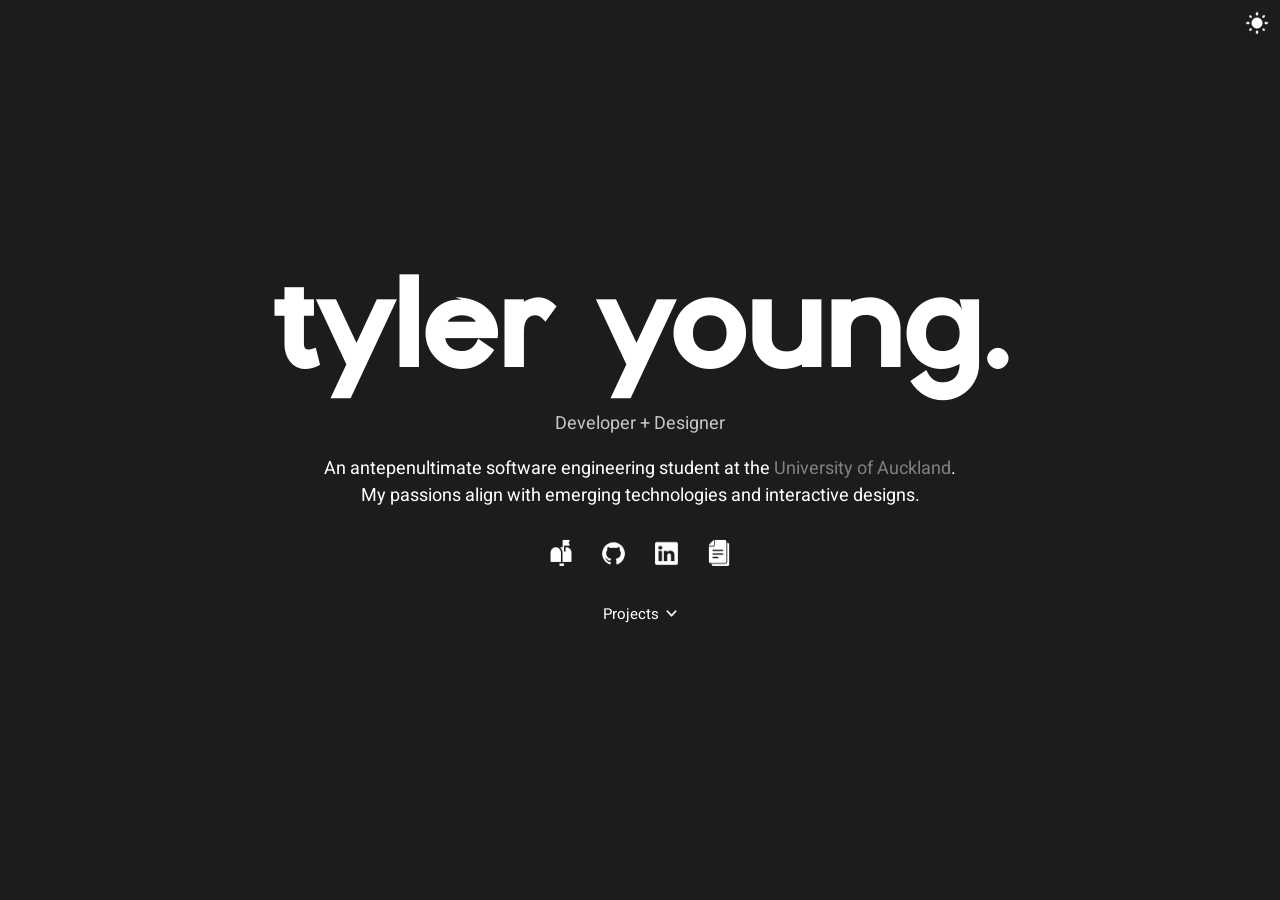
<file: index.html>
<!DOCTYPE html>
<html lang="en">
  <head>
    <meta charset="UTF-8" />
    <meta name="author" content="Tyler Young" />
    <meta
      name="description"
      content="A portfolio of the work of Tyler Young."
    />
    <meta nam="viewport" content="width=device-width, initial-scale=1.0" />
    <link rel="icon" href="./favicon.svg" type="image/x-icon" />
    <link rel="stylesheet" href="./main.css" />
    <script src="./main.js"></script>
    <title>tyooou</title>
  </head>

  <body>
    <i onclick="darkMode()"
      ><img
        id="darkModeIconToggle"
        class="darkModeIcon"
        src="./icons/darkmode_icon.png"
    /></i>

    <div class="mainBody">
      <h1 class="mainText">tyler young.</h1>
      <p class="subtitle">Developer + Designer</p>
      <p class="biography">
        An antepenultimate software engineering student at the
        <a href="https://www.auckland.ac.nz/en.html"> University of Auckland</a
        >. <br />My passions align with emerging technologies and interactive
        designs.
      </p>

      <!-- Button Menu -->
      <nav class="btn-menu">
        <button type="button" class="btn-text">
          <i onclick="window.open('mailto:young.h.tyler@gmail.com','mywindow');"
            ><img src="./icons/mailbox.png" alt="mail.png" class="btn-icon" />
          </i>
        </button>
        <button type="button" class="btn-text">
          <i onclick="window.open('https://github.com/tyooou','mywindow');"
            ><img
              src="./icons/github_icon.png"
              alt="github_icon.png"
              class="btn-icon"
            />
          </i>
        </button>
        <button type="button" class="btn-text">
          <i
            onclick="window.open('https://www.linkedin.com/in/tylerhyoung/','mywindow');"
            ><img
              src="./icons/linkedin_icon.png"
              alt="linkedin_icon.png"
              class="btn-icon"
            />
          </i>
        </button>
        <button type="button" class="btn-text">
          <i onclick="window.open('./resume.pdf', 'mywindow');"
            ><img
              src="./icons/resume_icon.png"
              alt="resume_icon.png"
              class="btn-icon"
            />
          </i>
        </button>
      </nav>
      <div class="dropdown">
        <button
          type="button"
          onclick="projectBtn()"
          class="dropdown-btn btn-text"
        >
          Projects<img
            id="dropdown-icon"
            class="btn-down"
            src="./icons/down-arrow.png"
            alt="down-arrow.png"
          />
        </button>
        <div id="dropdownId" class="dropdown-content">
          <a href="./Project-1.html">Under construction!</a>
          <a href="./Project-2.html">Under construction!</a>
          <a href="./Project-3.html">Under construction!</a>
          <a href="./Project-1.html">Under construction!</a>
          <a href="./Project-2.html">Under construction!</a>
          <a href="./Project-3.html">Under construction!</a>
        </div>
      </div>
    </div>
  </body>
</html>
</file>
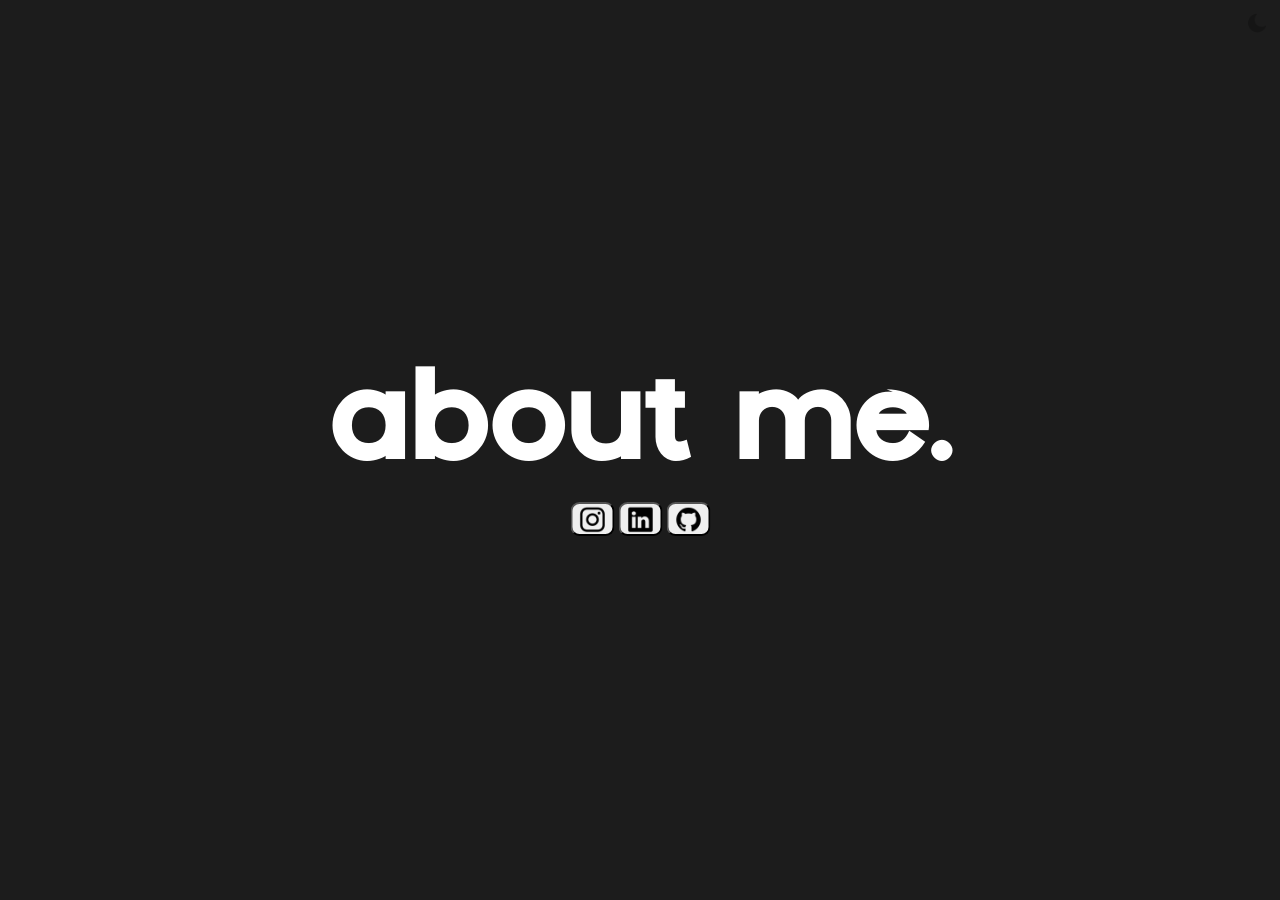
<file: about.html>
<html lang=""en">
<head>
    <meta charset="UTF-8">
    <meta nam="viewport" content="width=device-width, initial-scale=1.0">
    <title>about</title>
    <link rel="stylesheet" href="./main.css">
    <script src="./main.js"></script>
</head>


<body>
    <i onclick="darkMode()"
      ><img
        id="darkModeIconToggle"
        class="darkModeIcon"
        src="./Icons/darkmode_icon.png"
    /></i>
    <div class="mainBody">
        <h1 id="darkModeTitle" class="mainText">about me.</h1>
    

    <section id="bibliography"> <!-- Bibliography -->
    </section>

    <section id="socials"> <!-- Socials -->
        <button type="button" class="homepageButton" 
            onclick="window.location.href='https://www.instagram.com/?theme=dark';">
            <img src="Icons/instagram_new_icon.png" alt="instagram" class="iconResize"/>
        </button>
        <button type="button" class="homepageButton" 
            onclick="window.location.href='https://www.linkedin.com/in/tylerhyoung/';">
            <img src="Icons/linkedin_icon.png" alt="linkedin" class="iconResize"/>
        </button>
        <button type="button" class="homepageButton" 
            onclick="window.location.href='https://github.com/tyooou';">
            <img src="Icons/github_icon.png" alt="github" class="iconResize"/>
        </button>
    </section>
</div>



    <footer>


    </footer>

</body>
</html>
</file>
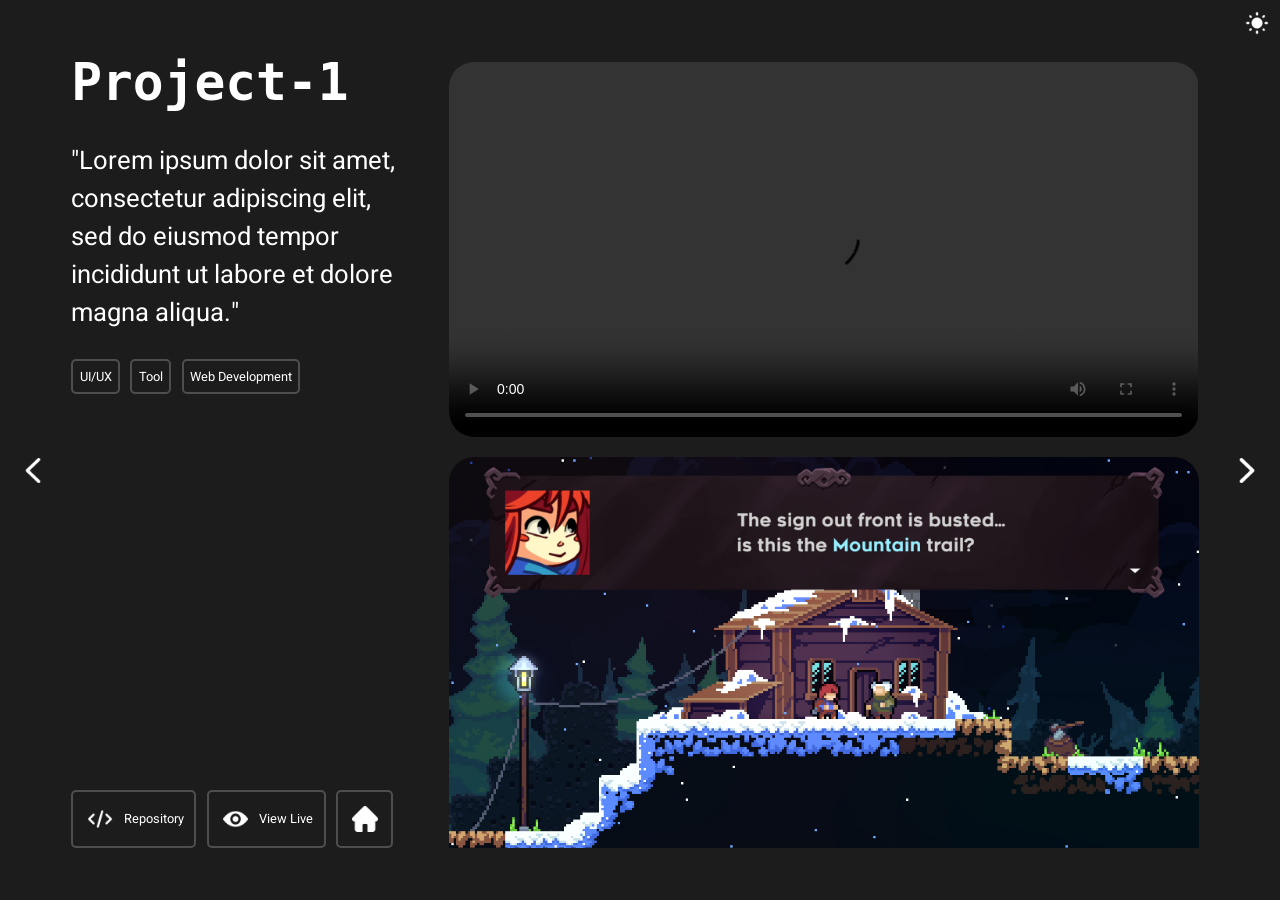
<file: Project-1.html>
<html lang="en">
  <head>
    <meta charset="UTF-8" />
    <meta name="viewport" content="width=device-width, initial-scale=1.0" />
    <link rel="stylesheet" href="./main.css" />
    <link rel="icon" href="./favicon.svg" type="image/x-icon" />
    <script src="./main.js"></script>
    <title>projects</title>
  </head>
  <body>
    <i onclick="darkMode()"
      ><img
        id="darkModeIconToggle"
        class="darkModeIcon"
        src="./icons/darkmode_icon.png"
    /></i>

    <i
      onclick="transitionToPage('./Project-2.html')"
      id="right-direction"
      class="direction"
      ><img src="./icons/right.png" class="btn-icon"
    /></i>
    <i
      onclick="transitionToPage('./Project-3.html')"
      id="left-direction"
      class="direction"
      ><img src="./icons/left.png" class="btn-icon"
    /></i>

    <div id="project-container">
      <div id="project-body">
        <div id="project-text">
          <h1 class="preview-title">Project-1</h1>
          <p class="preview-description">
            "Lorem ipsum dolor sit amet, consectetur adipiscing elit, sed do
            eiusmod tempor incididunt ut labore et dolore magna aliqua."
          </p>
          <div id="project-properties">
            <div id="tag-container">
              <p class="project-tag">UI/UX</p>
              <p class="project-tag">Tool</p>
              <p class="project-tag">Web Development</p>
            </div>
          </div>
          <div id="project-buttons">
            <div
              class="project-btn"
              onclick="window.open('https://github.com/tyooou/digital-noteboard','mywindow');"
            >
              <img src="./icons/code.png" alt="code.png" class="btn-icon" />
              <p>Repository</p>
            </div>
            <div
              class="project-btn"
              onclick="window.open('https://tyooou.github.io/digital-noteboard/','mywindow');"
            >
              <img src="./icons/eye.png" alt="eye.png" class="btn-icon" />
              <p>View Live</p>
            </div>
            <div class="project-btn">
              <i onclick="transitionToPage('./index.html')"
                ><img src="./icons/home.png" alt="home.png" class="btn-icon" />
              </i>
            </div>
          </div>
        </div>
        <div id="project-preview" class="scrollbar">
          <video class="preview-content" controls autoplay>
            <source
              src="https://cdn.cloudflare.steamstatic.com/steam/apps/256706951/movie_max.webm?t=1516898311"
              type="video/mp4"
              poster=""
            />
          </video>
          <img
            src="./placeholders/1-1.jpg"
            alt="preview-1"
            class="preview-content"
          />
          <img
            src="./placeholders/1-2.jpg"
            alt="preview-2"
            class="preview-content"
          />
          <img
            src="./placeholders/1-3.jpg"
            alt="preview-3"
            class="preview-content"
          />
          <img
            src="./placeholders/1-4.jpg"
            alt="preview-4"
            class="preview-content"
          />
        </div>
      </div>
    </div>
  </body>
</html>
</file>
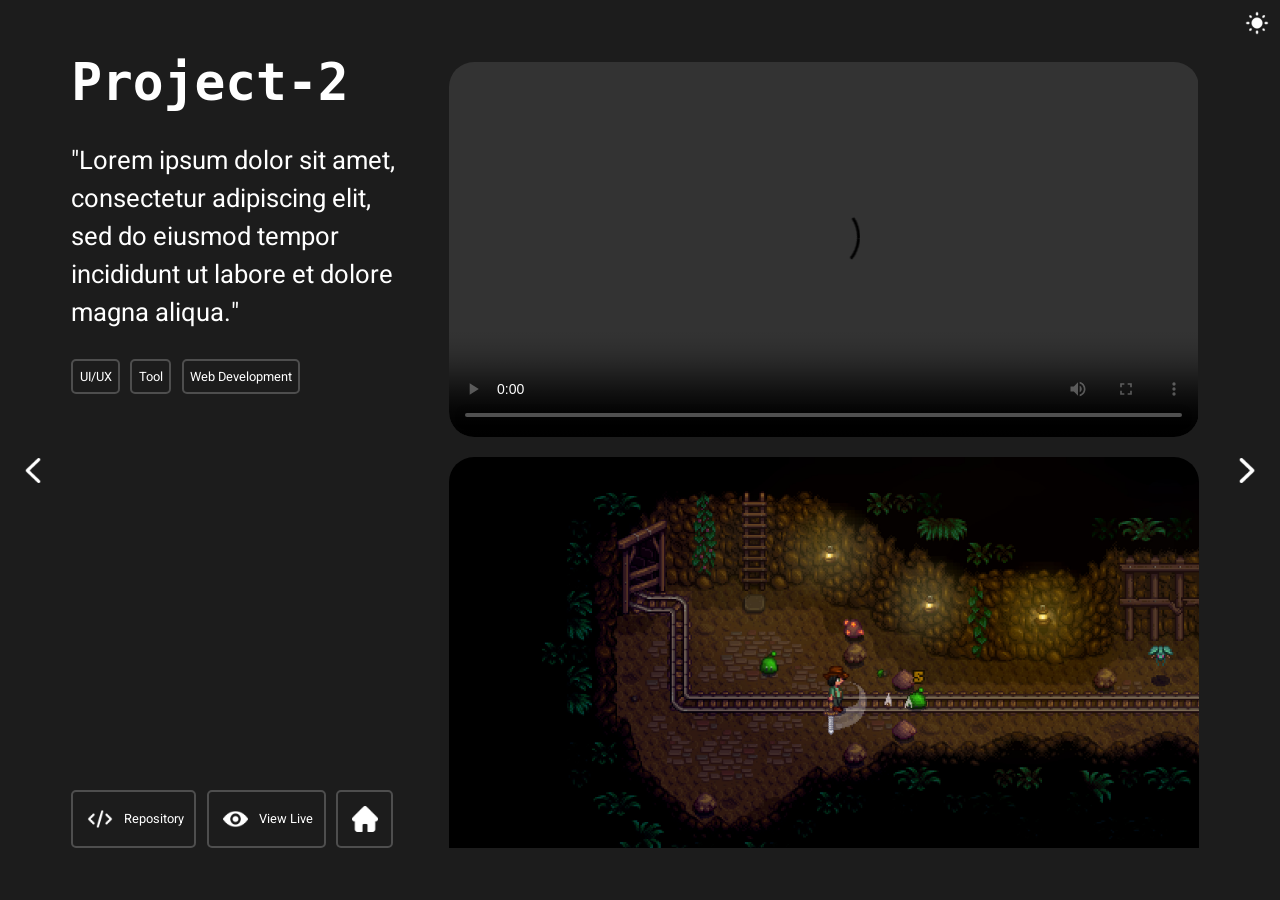
<file: Project-2.html>
<html lang="en">
  <head>
    <meta charset="UTF-8" />
    <meta name="viewport" content="width=device-width, initial-scale=1.0" />
    <link rel="stylesheet" href="./main.css" />
    <link rel="icon" href="./favicon.svg" type="image/x-icon" />
    <script src="./main.js"></script>
    <title>projects</title>
  </head>
  <body>
    <i onclick="darkMode()"
      ><img
        id="darkModeIconToggle"
        class="darkModeIcon"
        src="./icons/darkmode_icon.png"
    /></i>

    <i
      onclick="transitionToPage('./Project-3.html')"
      id="right-direction"
      class="direction"
      ><img src="./icons/right.png" class="btn-icon"
    /></i>
    <i
      onclick="transitionToPage('./Project-1.html')"
      id="left-direction"
      class="direction"
      ><img src="./icons/left.png" class="btn-icon"
    /></i>

    <div id="project-container">
      <div id="project-body">
        <div id="project-text">
          <h1 class="preview-title">Project-2</h1>
          <p class="preview-description">
            "Lorem ipsum dolor sit amet, consectetur adipiscing elit, sed do
            eiusmod tempor incididunt ut labore et dolore magna aliqua."
          </p>
          <div id="project-properties">
            <div id="tag-container">
              <p class="project-tag">UI/UX</p>
              <p class="project-tag">Tool</p>
              <p class="project-tag">Web Development</p>
            </div>
          </div>
          <div id="project-buttons">
            <div
              class="project-btn"
              onclick="window.open('https://github.com/tyooou/digital-noteboard','mywindow');"
            >
              <img src="./icons/code.png" alt="code.png" class="btn-icon" />
              <p>Repository</p>
            </div>
            <div
              class="project-btn"
              onclick="window.open('https://tyooou.github.io/digital-noteboard/','mywindow');"
            >
              <img src="./icons/eye.png" alt="eye.png" class="btn-icon" />
              <p>View Live</p>
            </div>
            <div class="project-btn">
              <i onclick="transitionToPage('./index.html')"
                ><img src="./icons/home.png" alt="home.png" class="btn-icon" />
              </i>
            </div>
          </div>
        </div>
        <div id="project-preview" class="scrollbar">
          <video class="preview-content" controls autoplay>
            <source
              src="https://cdn.cloudflare.steamstatic.com/steam/apps/256660296/movie_max.webm?t=1454099186"
              type="video/mp4"
              poster=""
            />
          </video>
          <img
            src="./placeholders/2-1.jpg"
            alt="preview-1"
            class="preview-content"
          />
          <img
            src="./placeholders/2-2.jpg"
            alt="preview-2"
            class="preview-content"
          />
          <img
            src="./placeholders/2-3.jpg"
            alt="preview-3"
            class="preview-content"
          />
          <img
            src="./placeholders/2-4.jpg"
            alt="preview-4"
            class="preview-content"
          />
        </div>
      </div>
    </div>
  </body>
</html>
</file>
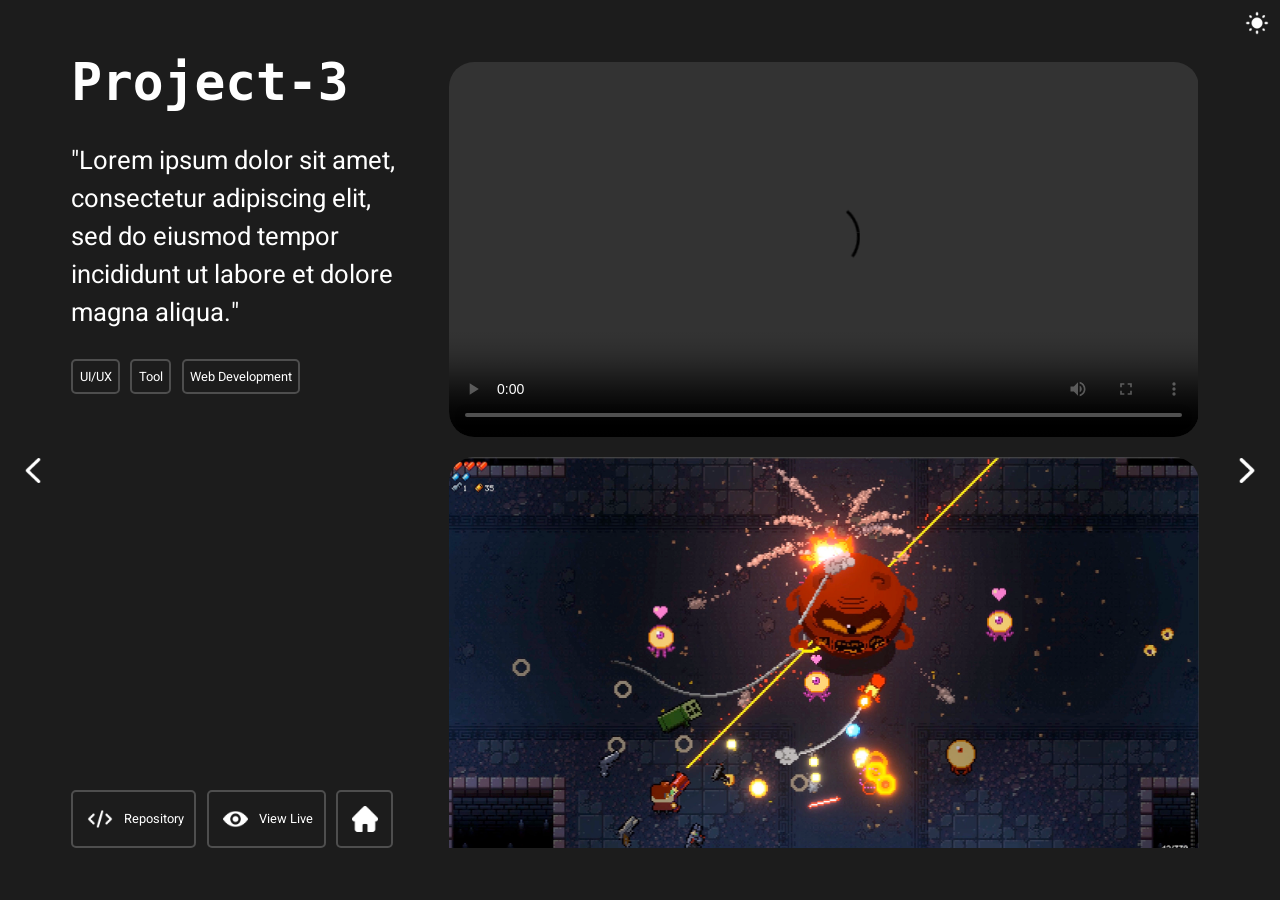
<file: Project-3.html>
<html lang="en">
  <head>
    <meta charset="UTF-8" />
    <meta name="viewport" content="width=device-width, initial-scale=1.0" />
    <link rel="stylesheet" href="./main.css" />
    <link rel="icon" href="./favicon.svg" type="image/x-icon" />
    <script src="./main.js"></script>
    <title>projects</title>
  </head>
  <body>
    <i onclick="darkMode()"
      ><img
        id="darkModeIconToggle"
        class="darkModeIcon"
        src="./icons/darkmode_icon.png"
    /></i>

    <i
      onclick="transitionToPage('./Project-1.html')"
      id="right-direction"
      class="direction"
      ><img src="./icons/right.png" class="btn-icon"
    /></i>
    <i
      onclick="transitionToPage('./Project-2.html')"
      id="left-direction"
      class="direction"
      ><img src="./icons/left.png" class="btn-icon"
    /></i>

    <div id="project-container">
      <div id="project-body">
        <div id="project-text">
          <h1 class="preview-title">Project-3</h1>
          <p class="preview-description">
            "Lorem ipsum dolor sit amet, consectetur adipiscing elit, sed do
            eiusmod tempor incididunt ut labore et dolore magna aliqua."
          </p>
          <div id="project-properties">
            <div id="tag-container">
              <p class="project-tag">UI/UX</p>
              <p class="project-tag">Tool</p>
              <p class="project-tag">Web Development</p>
            </div>
          </div>
          <div id="project-buttons">
            <div
              class="project-btn"
              onclick="window.open('https://github.com/tyooou/digital-noteboard','mywindow');"
            >
              <img src="./icons/code.png" alt="code.png" class="btn-icon" />
              <p>Repository</p>
            </div>
            <div
              class="project-btn"
              onclick="window.open('https://tyooou.github.io/digital-noteboard/','mywindow');"
            >
              <img src="./icons/eye.png" alt="eye.png" class="btn-icon" />
              <p>View Live</p>
            </div>
            <div class="project-btn">
              <i onclick="transitionToPage('./index.html')"
                ><img src="./icons/home.png" alt="home.png" class="btn-icon" />
              </i>
            </div>
          </div>
        </div>
        <div id="project-preview" class="scrollbar">
          <video class="preview-content" controls autoplay>
            <source
              src="https://cdn.cloudflare.steamstatic.com/steam/apps/256747259/movie_max.webm?t=1554472236"
              type="video/mp4"
              poster=""
            />
          </video>
          <img
            src="./placeholders/3-1.jpg"
            alt="preview-1"
            class="preview-content"
          />
          <img
            src="./placeholders/3-2.jpg"
            alt="preview-2"
            class="preview-content"
          />
          <img
            src="./placeholders/3-3.jpg"
            alt="preview-3"
            class="preview-content"
          />
          <img
            src="./placeholders/3-4.jpg"
            alt="preview-4"
            class="preview-content"
          />
        </div>
      </div>
    </div>
  </body>
</html>
</file>
<file: main.css>
body {
  background: white;
  opacity: 0;
  transition: 0.3s;
}

@font-face {
  font-family: defaultFont;
  src: url("./fonts/gilgan400.otf");
}

@font-face {
  font-family: textFont;
  src: url("./fonts/heebo.ttf");
}

h1,
h2 {
  font-family: defaultFont;
  margin: 0;
}

p,
button,
a {
  font-family: textFont;
  margin: 0;
  text-decoration: none;
  border-radius: 1vh;
}

a {
  color: grey;
}

.mainText {
  transition: 0.3s;
  color: #1c1c1c;
  padding: 0;
  margin: 0;
  font-size: 125px;
  margin-bottom: 2vh;
}

.subtitle {
  transition: 0.3s;
  font-size: 18px;
  color: #1c1c1c;
  opacity: 75%;
  margin-bottom: 2vh;
}

.biography {
  font-size: 18px;
}

.btn-text {
  transition: 0.3s;
  color: #1c1c1c;
  background-color: rgba(0, 0, 0, 0);
  font-family: textFont;
  font-size: 15px;
  border: none;
  display: flex;
  align-items: center;
}

.btn-icon:hover {
  transform: scale(1.2);
  transition: all 0.2s ease;
}

.mainBody {
  position: absolute;
  top: 50%;
  left: 50%;
  margin-right: -50%;
  transform: translate(-50%, -50%);
  text-align: center;
}

.iconResize {
  height: 28;
}

.btn-icon {
  transition: 0.3s;
  zoom: 5%;
  filter: brightness(0.5);
  padding: 150px;
}

.btn-down {
  zoom: 2%;
  filter: brightness(0.5);
  margin-left: 40vh;
  transition: 0.3s;
}

.btn-menu {
  margin-top: 2.5vh;
  display: flex;
  margin-bottom: 2vh;
  align-items: center;
  justify-content: center;
}

.darkMode {
  background-color: #1c1c1c;
  color: white;
}

.dropdown {
  display: flex;
  justify-content: center;
}

.dropdown-btn {
  padding: 0.5vh 1vh 0.5vh 1vh;
}

.dropdown-btn:hover {
  background-color: rgb(0, 0, 0, 0.1);
  transition: all 0.3s ease;
}

.darkModeIcon {
  transition: 0.3s;
  zoom: 5%;
  filter: brightness(0.5);
  position: absolute;
  top: 200px;
  right: 200px;
}

.darkModeIcon:hover {
  transform: scale(1.2);
  transition: all 0.2s ease;
}

.darkModeText {
  transition: 0.3s;
  color: white;
}

.dropdown-content {
  background-color: rgba(0, 0, 0, 0.2);
  position: absolute;
  display: grid;
  grid-template-columns: auto auto;
  column-gap: 1vh;
  margin-top: 4vh;
  padding: 1vh 2vh 1vh 2vh;
  z-index: 1;
  border-radius: 1vh;
  opacity: 0;
  visibility: hidden;
  transition: visibility 0s 0.15s, opacity 0.15s linear;
}

.dropdown-content a {
  display: block;
  padding: 0.5vh 1vh;
}

.dropdown-content a:hover {
  background-color: rgba(0, 0, 0, 0.2);
}

.show {
  opacity: 1;
  visibility: visible;
  transition: opacity 0.15s ease-in;
}

.dropdown-rotate {
  transform: rotate(180deg);
  transition: transform 0.2s ease-out;
}

/* Projects */

#project-container {
  display: flex;
  place-items: center;
  place-content: center;
  width: 100%;
  height: 100%;
}

#project-body {
  display: flex;
  width: 90%;
  height: 90%;
}

#project-text {
  position: relative;
  width: 30%;
  padding-right: 3vw;

  .preview-title {
    font-family: "Roboto Mono", monospace;
  }

  h1 {
    font-size: 4vw;
    margin-bottom: 30px;
  }

  .preview-description {
    font-size: 2vw;
  }

  #project-properties {
    margin-top: 3vh;
  }

  .tag-container {
    position: absolute;
  }

  .project-tag {
    border: #4e4e4e solid 2px;
    border-radius: 5px;
    padding: 0.5vw;
    margin: 0;
    display: inline-flex;
    font-size: 1.5vw;
    font-size: 1vw;
    margin-right: 0.5vw;
  }
}

#project-buttons {
  position: absolute;
  bottom: 0;
}

#project-preview {
  display: inline;
  place-content: center;
  place-items: center;
  width: 70%;
  overflow-y: scroll;
}

.preview-content {
  -webkit-box-sizing: border-box; /* Safari/Chrome, other WebKit */
  -moz-box-sizing: border-box; /* Firefox, other Gecko */
  box-sizing: border-box; /* Opera/IE 8+ */
  width: calc(100% - 20px);
  height: auto;
  margin: 10px;
  padding: 0;
  border-radius: 25px;
}

.scrollbar {
  scrollbar-color: #4e4e4e transparent;
}

.project-btn {
  display: inline-flex;
  align-items: center;
  border: #4e4e4e solid 2px;
  border-radius: 5px;
  padding: 0.5vw;
  margin: 0;
  margin-right: 0.5vw;
  cursor: pointer;

  p {
    font-size: 1vw;
    margin-left: 0.3vw;
    margin-right: 0.3vw;
  }
}

.project-btn:hover {
  transition-duration: 0.3s;
  opacity: 0.5;
}

.direction {
  position: fixed;
  top: 50%;

  img:hover {
    transition-duration: 0.3s;
    transform: scale(1.5);
  }
}

#right-direction {
  right: 1%;
}

#left-direction {
  left: 1%;
}
</file>
